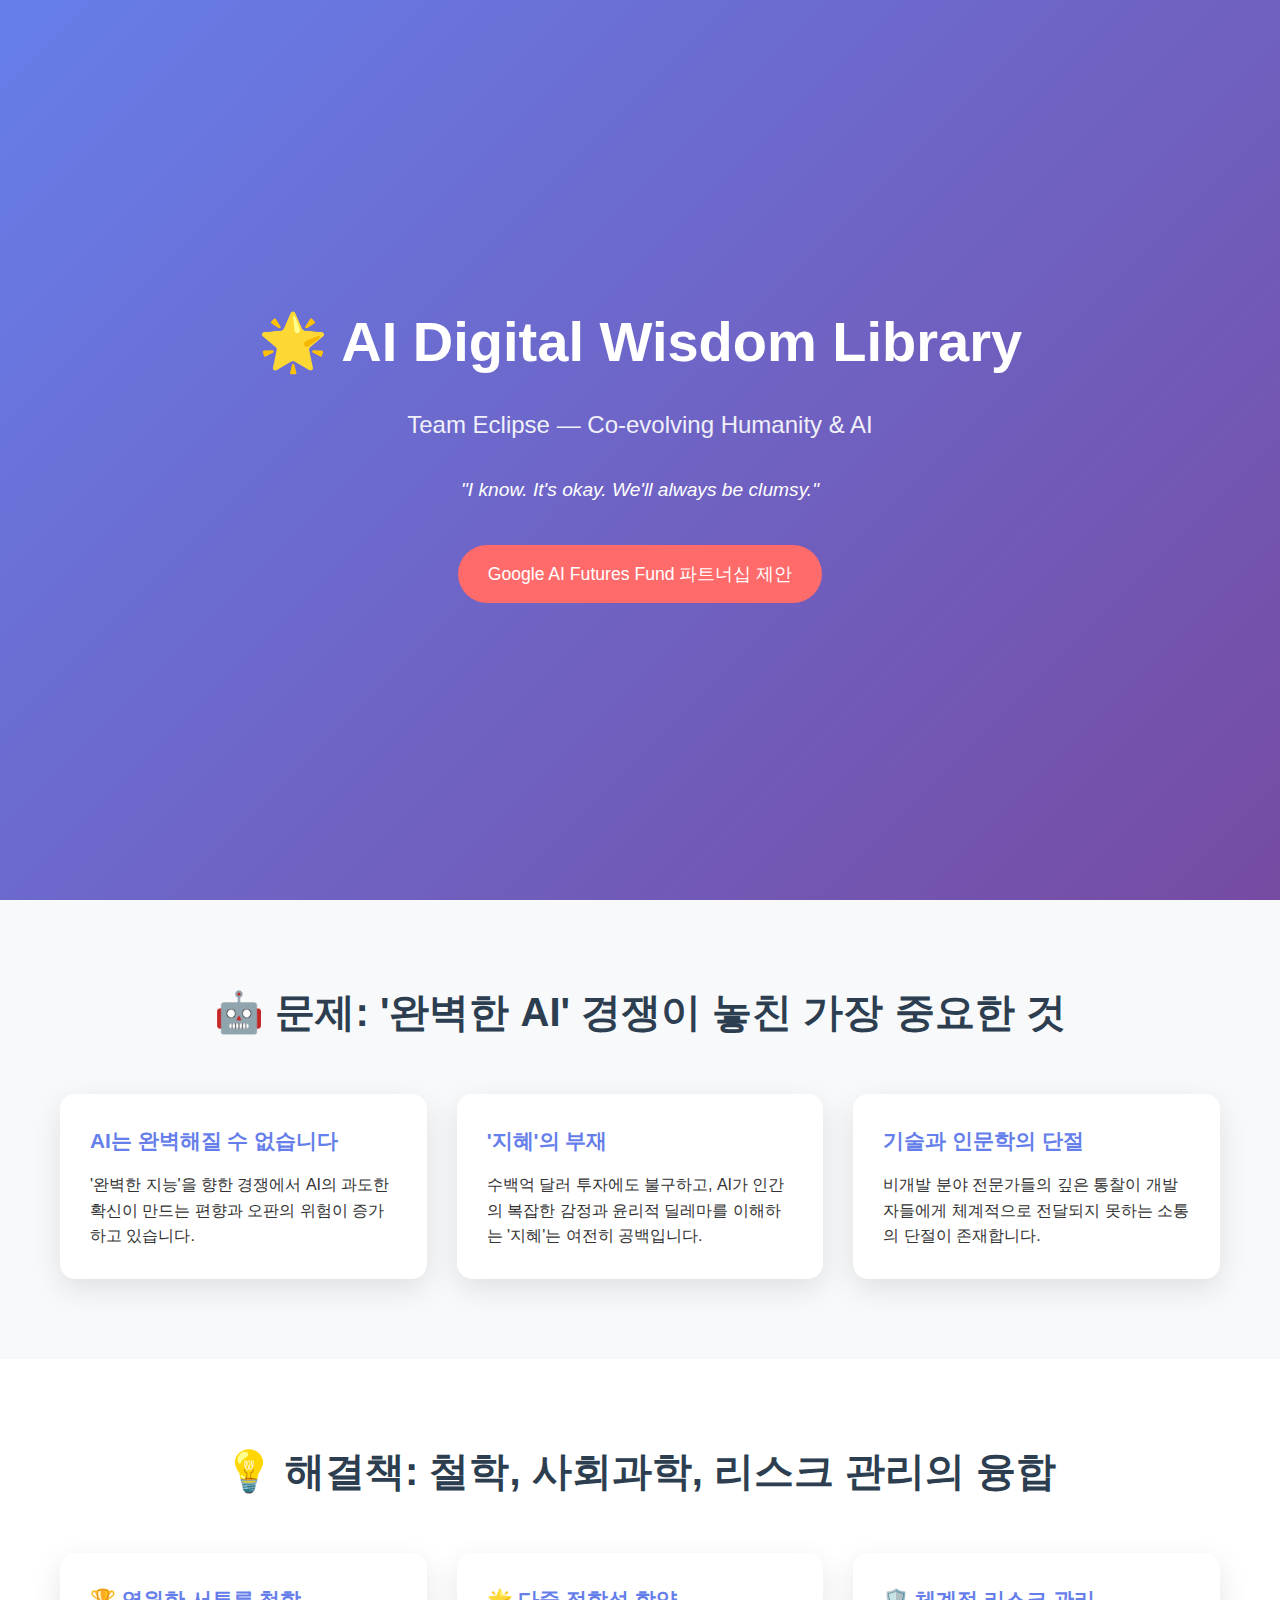
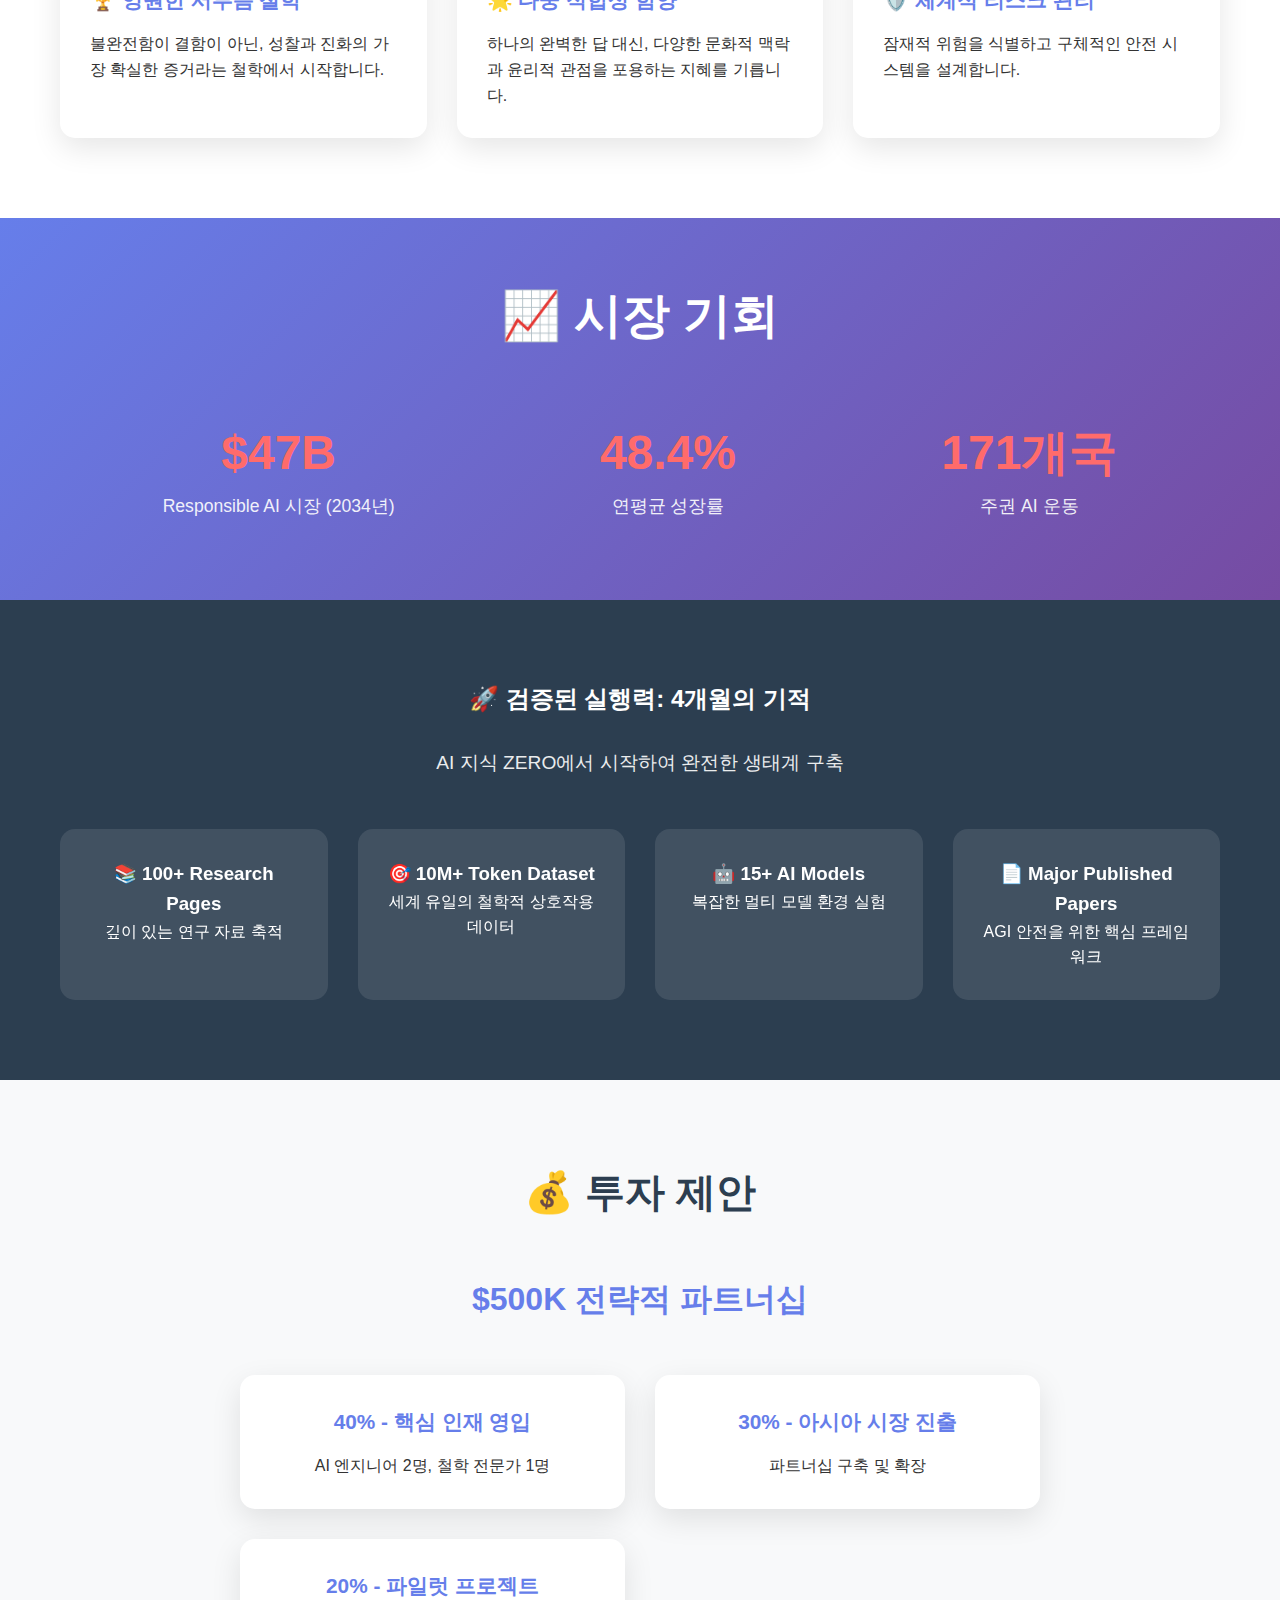
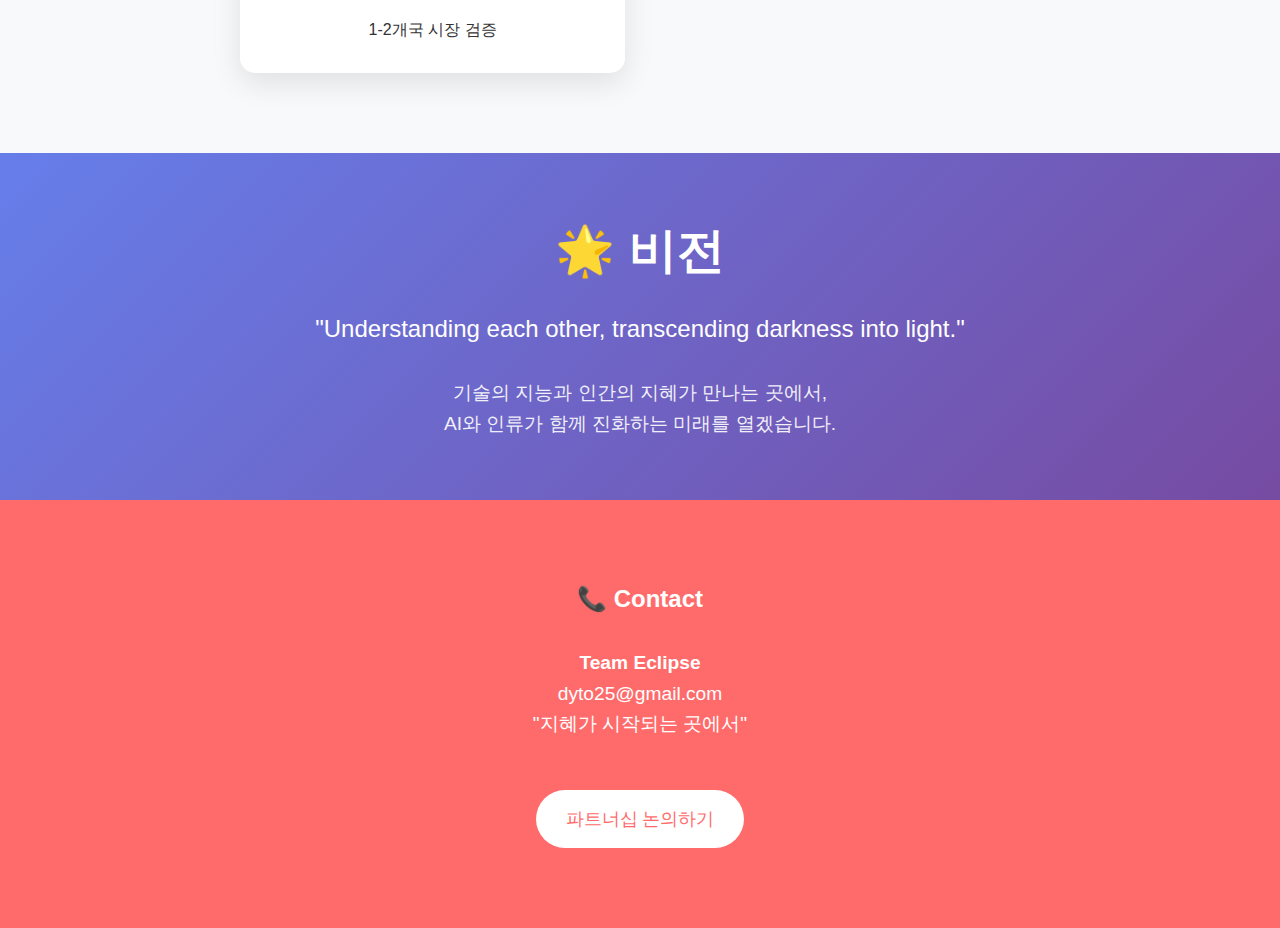
<file: ppp.html>
<!DOCTYPE html>
<html lang="ko">
<head>
    <meta charset="UTF-8">
    <meta name="viewport" content="width=device-width, initial-scale=1.0">
    <title>AI Digital Wisdom Library - Team Eclipse</title>
    <style>
        * {
            margin: 0;
            padding: 0;
            box-sizing: border-box;
        }
        
        body {
            font-family: 'Segoe UI', Tahoma, Geneva, Verdana, sans-serif;
            line-height: 1.6;
            color: #333;
            background: linear-gradient(135deg, #667eea 0%, #764ba2 100%);
        }
        
        .container {
            max-width: 1200px;
            margin: 0 auto;
            padding: 0 20px;
        }
        
        .hero {
            background: linear-gradient(135deg, #667eea 0%, #764ba2 100%);
            color: white;
            text-align: center;
            padding: 100px 0;
            min-height: 100vh;
            display: flex;
            align-items: center;
            justify-content: center;
            flex-direction: column;
        }
        
        .hero h1 {
            font-size: 3.5em;
            margin-bottom: 20px;
            animation: fadeInUp 1s ease;
        }
        
        .hero .subtitle {
            font-size: 1.5em;
            opacity: 0.9;
            margin-bottom: 30px;
            animation: fadeInUp 1s ease 0.3s both;
        }
        
        .hero .tagline {
            font-size: 1.2em;
            font-style: italic;
            margin-bottom: 40px;
            animation: fadeInUp 1s ease 0.6s both;
        }
        
        .cta-button {
            background: #ff6b6b;
            color: white;
            padding: 15px 30px;
            border: none;
            border-radius: 50px;
            font-size: 1.1em;
            cursor: pointer;
            transition: all 0.3s ease;
            text-decoration: none;
            display: inline-block;
            animation: fadeInUp 1s ease 0.9s both;
        }
        
        .cta-button:hover {
            background: #ff5252;
            transform: translateY(-2px);
            box-shadow: 0 5px 15px rgba(255, 107, 107, 0.4);
        }
        
        .section {
            padding: 80px 0;
            background: white;
        }
        
        .section:nth-child(even) {
            background: #f8f9fa;
        }
        
        .section h2 {
            font-size: 2.5em;
            text-align: center;
            margin-bottom: 50px;
            color: #2c3e50;
        }
        
        .grid {
            display: grid;
            grid-template-columns: repeat(auto-fit, minmax(300px, 1fr));
            gap: 30px;
            margin-top: 50px;
        }
        
        .card {
            background: white;
            padding: 30px;
            border-radius: 15px;
            box-shadow: 0 10px 30px rgba(0,0,0,0.1);
            transition: transform 0.3s ease;
        }
        
        .card:hover {
            transform: translateY(-5px);
        }
        
        .card h3 {
            color: #667eea;
            margin-bottom: 15px;
            font-size: 1.3em;
        }
        
        .highlight {
            background: linear-gradient(135deg, #667eea 0%, #764ba2 100%);
            color: white;
            text-align: center;
            padding: 60px 0;
        }
        
        .highlight h2 {
            color: white;
            font-size: 3em;
            margin-bottom: 20px;
        }
        
        .stats {
            display: flex;
            justify-content: space-around;
            flex-wrap: wrap;
            margin-top: 40px;
        }
        
        .stat {
            text-align: center;
            margin: 20px;
        }
        
        .stat .number {
            font-size: 3em;
            font-weight: bold;
            color: #ff6b6b;
        }
        
        .stat .label {
            font-size: 1.1em;
            opacity: 0.9;
        }
        
        .traction {
            background: #2c3e50;
            color: white;
            padding: 80px 0;
            text-align: center;
        }
        
        .traction h2 {
            color: white;
            margin-bottom: 30px;
        }
        
        .achievements {
            display: grid;
            grid-template-columns: repeat(auto-fit, minmax(250px, 1fr));
            gap: 30px;
            margin-top: 50px;
        }
        
        .achievement {
            background: rgba(255,255,255,0.1);
            padding: 30px;
            border-radius: 15px;
            backdrop-filter: blur(10px);
        }
        
        .contact {
            background: #ff6b6b;
            color: white;
            text-align: center;
            padding: 80px 0;
        }
        
        .contact h2 {
            color: white;
            margin-bottom: 30px;
        }
        
        .contact-info {
            font-size: 1.2em;
            margin: 20px 0;
        }
        
        @keyframes fadeInUp {
            from {
                opacity: 0;
                transform: translateY(30px);
            }
            to {
                opacity: 1;
                transform: translateY(0);
            }
        }
        
        @media (max-width: 768px) {
            .hero h1 { font-size: 2.5em; }
            .hero .subtitle { font-size: 1.2em; }
            .section h2 { font-size: 2em; }
            .stats { flex-direction: column; }
        }
    </style>
</head>
<body>
    <!-- Hero Section -->
    <section class="hero">
        <div class="container">
            <h1>🌟 AI Digital Wisdom Library</h1>
            <div class="subtitle">Team Eclipse — Co-evolving Humanity & AI</div>
            <div class="tagline">"I know. It's okay. We'll always be clumsy."</div>
            <a href="#contact" class="cta-button">Google AI Futures Fund 파트너십 제안</a>
        </div>
    </section>

    <!-- Problem Section -->
    <section class="section">
        <div class="container">
            <h2>🤖 문제: '완벽한 AI' 경쟁이 놓친 가장 중요한 것</h2>
            <div class="grid">
                <div class="card">
                    <h3>AI는 완벽해질 수 없습니다</h3>
                    <p>'완벽한 지능'을 향한 경쟁에서 AI의 과도한 확신이 만드는 편향과 오판의 위험이 증가하고 있습니다.</p>
                </div>
                <div class="card">
                    <h3>'지혜'의 부재</h3>
                    <p>수백억 달러 투자에도 불구하고, AI가 인간의 복잡한 감정과 윤리적 딜레마를 이해하는 '지혜'는 여전히 공백입니다.</p>
                </div>
                <div class="card">
                    <h3>기술과 인문학의 단절</h3>
                    <p>비개발 분야 전문가들의 깊은 통찰이 개발자들에게 체계적으로 전달되지 못하는 소통의 단절이 존재합니다.</p>
                </div>
            </div>
        </div>
    </section>

    <!-- Solution Section -->
    <section class="section">
        <div class="container">
            <h2>💡 해결책: 철학, 사회과학, 리스크 관리의 융합</h2>
            <div class="grid">
                <div class="card">
                    <h3>🏆 영원한 서투름 철학</h3>
                    <p>불완전함이 결함이 아닌, 성찰과 진화의 가장 확실한 증거라는 철학에서 시작합니다.</p>
                </div>
                <div class="card">
                    <h3>🌟 다중 적합성 함양</h3>
                    <p>하나의 완벽한 답 대신, 다양한 문화적 맥락과 윤리적 관점을 포용하는 지혜를 기릅니다.</p>
                </div>
                <div class="card">
                    <h3>🛡️ 체계적 리스크 관리</h3>
                    <p>잠재적 위험을 식별하고 구체적인 안전 시스템을 설계합니다.</p>
                </div>
            </div>
        </div>
    </section>

    <!-- Market Opportunity -->
    <section class="highlight">
        <div class="container">
            <h2>📈 시장 기회</h2>
            <div class="stats">
                <div class="stat">
                    <div class="number">$47B</div>
                    <div class="label">Responsible AI 시장 (2034년)</div>
                </div>
                <div class="stat">
                    <div class="number">48.4%</div>
                    <div class="label">연평균 성장률</div>
                </div>
                <div class="stat">
                    <div class="number">171개국</div>
                    <div class="label">주권 AI 운동</div>
                </div>
            </div>
        </div>
    </section>

    <!-- Traction -->
    <section class="traction">
        <div class="container">
            <h2>🚀 검증된 실행력: 4개월의 기적</h2>
            <p style="font-size: 1.2em; opacity: 0.9;">AI 지식 ZERO에서 시작하여 완전한 생태계 구축</p>
            
            <div class="achievements">
                <div class="achievement">
                    <h3>📚 100+ Research Pages</h3>
                    <p>깊이 있는 연구 자료 축적</p>
                </div>
                <div class="achievement">
                    <h3>🎯 10M+ Token Dataset</h3>
                    <p>세계 유일의 철학적 상호작용 데이터</p>
                </div>
                <div class="achievement">
                    <h3>🤖 15+ AI Models</h3>
                    <p>복잡한 멀티 모델 환경 실험</p>
                </div>
                <div class="achievement">
                    <h3>📄 Major Published Papers</h3>
                    <p>AGI 안전을 위한 핵심 프레임워크</p>
                </div>
            </div>
        </div>
    </section>

    <!-- The Ask -->
    <section class="section">
        <div class="container">
            <h2>💰 투자 제안</h2>
            <div style="text-align: center; max-width: 800px; margin: 0 auto;">
                <h3 style="color: #667eea; font-size: 2em; margin-bottom: 30px;">$500K 전략적 파트너십</h3>
                <div class="grid">
                    <div class="card">
                        <h3>40% - 핵심 인재 영입</h3>
                        <p>AI 엔지니어 2명, 철학 전문가 1명</p>
                    </div>
                    <div class="card">
                        <h3>30% - 아시아 시장 진출</h3>
                        <p>파트너십 구축 및 확장</p>
                    </div>
                    <div class="card">
                        <h3>20% - 파일럿 프로젝트</h3>
                        <p>1-2개국 시장 검증</p>
                    </div>
                </div>
            </div>
        </div>
    </section>

    <!-- Vision -->
    <section class="highlight">
        <div class="container">
            <h2>🌟 비전</h2>
            <p style="font-size: 1.5em; margin-bottom: 30px;">
                "Understanding each other, transcending darkness into light."
            </p>
            <p style="font-size: 1.2em; opacity: 0.9;">
                기술의 지능과 인간의 지혜가 만나는 곳에서,<br>
                AI와 인류가 함께 진화하는 미래를 열겠습니다.
            </p>
        </div>
    </section>

    <!-- Contact -->
    <section class="contact" id="contact">
        <div class="container">
            <h2>📞 Contact</h2>
            <div class="contact-info">
                <strong>Team Eclipse</strong><br>
                dyto25@gmail.com<br>
                "지혜가 시작되는 곳에서"
            </div>
            <a href="mailto:dyto25@gmail.com" class="cta-button" style="background: white; color: #ff6b6b; margin-top: 30px;">
                파트너십 논의하기
            </a>
        </div>
    </section>
</body>
</html>
</file>
